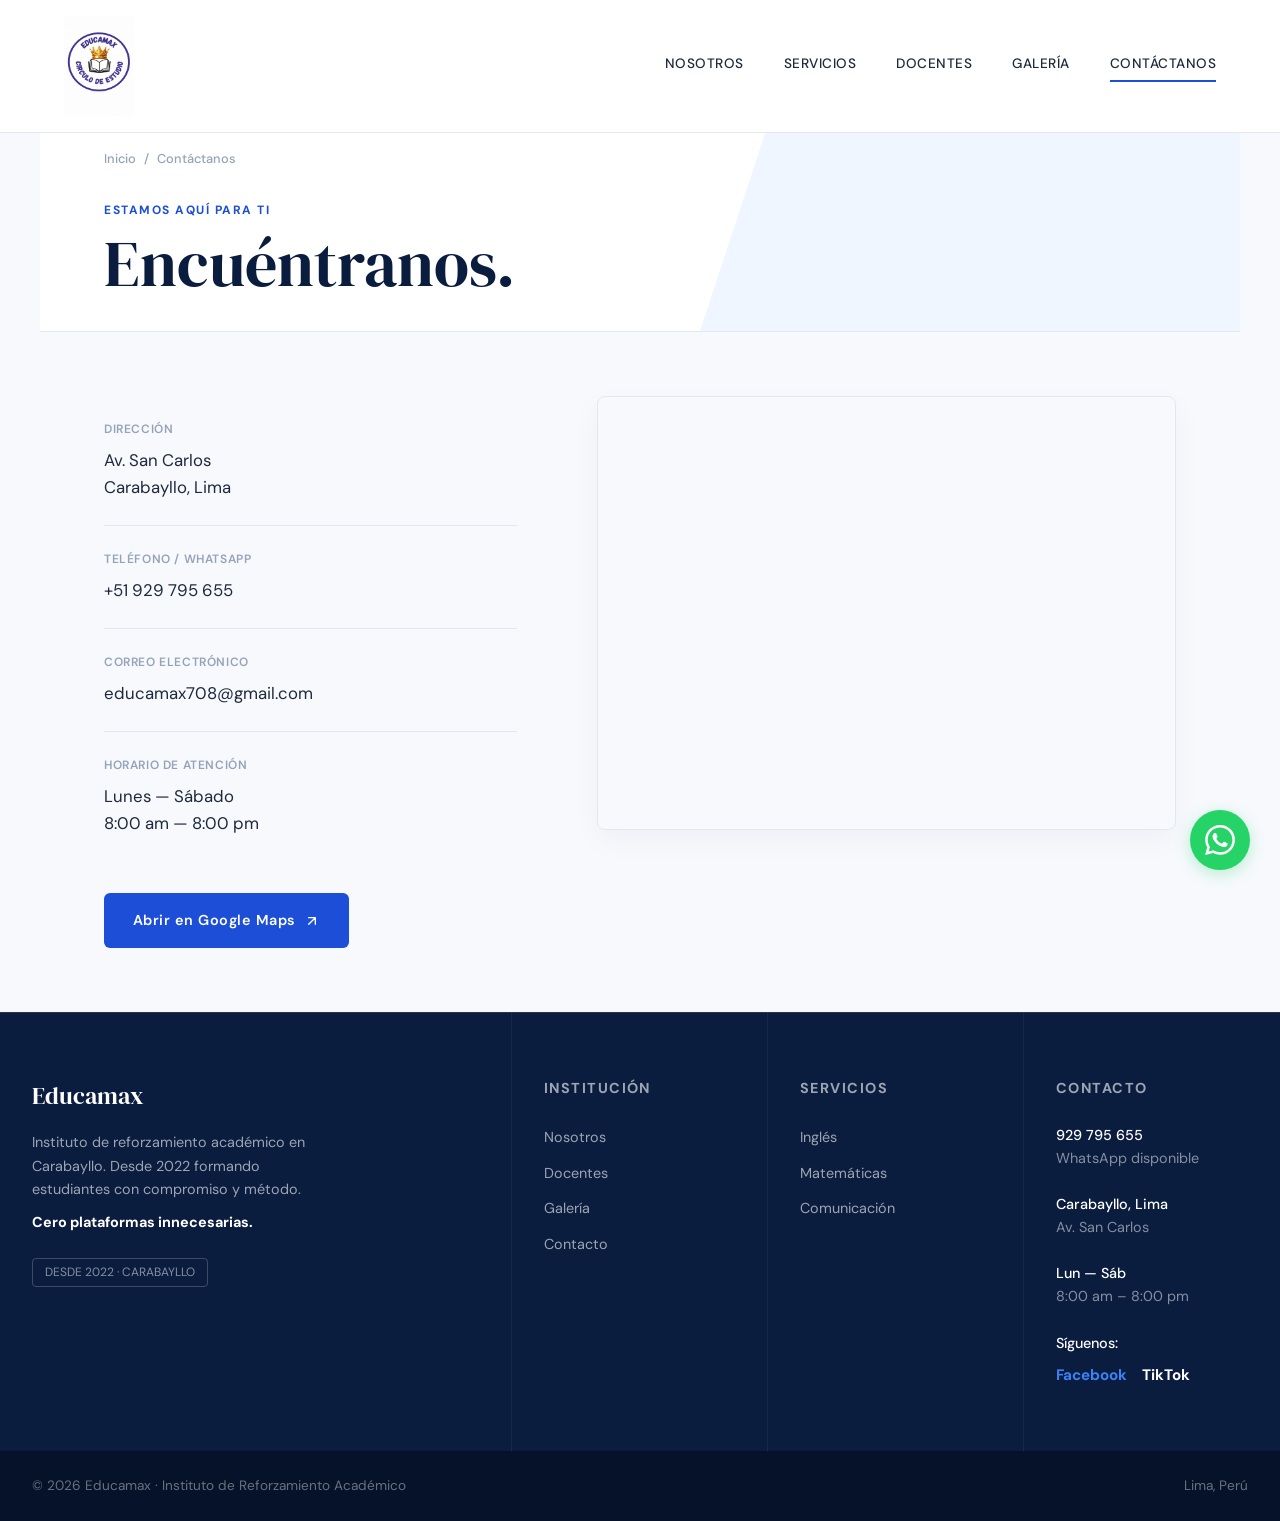
<file: contactanos.html>
<!DOCTYPE html>
<html lang="es">

<head>
    <meta charset="UTF-8">
    <meta name="viewport" content="width=device-width, initial-scale=1.0">
    <title>Contáctanos | EDUCAMAX</title>
    <meta name="description"
        content="Ponte en contacto con Educamax. Ubícanos en Carabayllo, escríbenos por WhatsApp o llámanos para más información.">

    <!-- Google Fonts: DM Serif Display & DM Sans -->
    <link rel="preconnect" href="https://fonts.googleapis.com">
    <link rel="preconnect" href="https://fonts.gstatic.com" crossorigin>
    <link
        href="https://fonts.googleapis.com/css2?family=DM+Sans:wght@300;400;500;700&family=DM+Serif+Display&display=swap"
        rel="stylesheet">

    <link rel="stylesheet" href="contactanos.css">
</head>

<body>

    <!-- NAVEGADOR UNIFICADO -->
    <nav class="navegador">
        <div class="logo">
            <img src="logo 12.png" alt="Logotipo de Educamax">
        </div>
        <div class="textonav">
            <ul>
                <li><a href="index.html">NOSOTROS</a></li>
                <li><a href="servicios.html">SERVICIOS</a></li>
                <li><a href="index.html#profesores">DOCENTES</a></li>
                <li><a href="galeria.html">GALERÍA</a></li>
                <li><a href="contactanos.html" class="activo">CONTÁCTANOS</a></li>
            </ul>
        </div>
    </nav>

    <main class="pagina-contacto">
        <!-- Encabezado Estilo Hero -->
        <header class="page-hero">
            <div class="hero-inner">
                <div class="breadcrumb">
                    <a href="index.html">Inicio</a> <span>/</span> Contáctanos
                </div>
                <p class="etiqueta">ESTAMOS AQUÍ PARA TI</p>
                <h1 class="titulo-encabezado">Encuéntranos.</h1>
            </div>
        </header>

        <!-- Contenido principal -->
        <section class="contenido">
            <!-- Información de contacto -->
            <div class="info-contacto">
                <div class="bloque-info">
                    <span class="etiqueta-info">Dirección</span>
                    <p>Av. San Carlos<br>Carabayllo, Lima</p>
                </div>

                <div class="divisor"></div>

                <div class="bloque-info">
                    <span class="etiqueta-info">Teléfono / WhatsApp</span>
                    <p>+51 929 795 655</p>
                </div>

                <div class="divisor"></div>

                <div class="bloque-info">
                    <span class="etiqueta-info">Correo Electrónico</span>
                    <p>educamax708@gmail.com</p>
                </div>

                <div class="divisor"></div>

                <div class="bloque-info">
                    <span class="etiqueta-info">Horario de Atención</span>
                    <p>Lunes — Sábado<br>8:00 am — 8:00 pm</p>
                </div>

                <!-- Botón Google Maps Mate -->
                <a href="https://maps.google.com/?q=Lima,Peru" target="_blank" rel="noopener noreferrer"
                    class="btn-flat">
                    <span>Abrir en Google Maps</span>
                    <svg xmlns="http://www.w3.org/2000/svg" width="16" height="16" viewBox="0 0 24 24" fill="none"
                        stroke="currentColor" stroke-width="2" stroke-linecap="round" stroke-linejoin="round">
                        <path d="M7 17L17 7M17 7H7M17 7v10" />
                    </svg>
                </a>
            </div>

            <!-- Mapa embebido -->
            <div class="contenedor-mapa">
                <iframe
                    src="https://www.google.com/maps/embed?pb=!1m18!1m12!1m3!1d251.21876622950296!2d-77.06908542511191!3d-11.830166962842345!2m3!1f0!2f0!3f0!3m2!1i1024!2i768!4f13.1!3m3!1m2!1s0x9105d6f01df839fb%3A0x2737d0d7b92cffe0!2sVirgen%20De%20Las%20Nieves!5e0!3m2!1ses!2spe!4v1778360580335!5m2!1ses!2spe"
                    width="100%" height="100%" style="border:0;" allowfullscreen="" loading="lazy"
                    referrerpolicy="no-referrer-when-downgrade" title="Nuestra ubicación en Google Maps"></iframe>
            </div>
        </section>
    </main>

    <!-- FOOTER UNIFICADO -->
   <footer>
        <div class="ft-col">
            <span class="ft-logo">Educamax</span>
            <p class="ft-desc">Instituto de reforzamiento académico en Carabayllo. Desde 2022 formando estudiantes con compromiso y método. <strong>Cero plataformas innecesarias.</strong></p>
            <span class="ft-badge">Desde 2022 · Carabayllo</span>
        </div>
        <div class="ft-col">
            <p class="ft-heading">Institución</p>
            <ul class="ft-list">
                <li><a href="index.html">Nosotros</a></li>
                <li><a href="index.html#profesores">Docentes</a></li>
                <li><a href="galeria.html">Galería</a></li>
                <li><a href="contactanos.html">Contacto</a></li>
            </ul>
        </div>
        <div class="ft-col">
            <p class="ft-heading">Servicios</p>
            <ul class="ft-list">
                <li><a href="servicios.html">Inglés</a></li>
                <li><a href="servicios.html">Matemáticas</a></li>
                <li><a href="servicios.html">Comunicación</a></li>
            </ul>
        </div>
        <div class="ft-col">
            <p class="ft-heading">Contacto</p>
            <div class="ft-contact">
                <strong>929 795 655</strong>
                WhatsApp disponible<br><br>
                <strong>Carabayllo, Lima</strong>
                Av. San Carlos<br><br>
                <strong>Lun — Sáb</strong>
                8:00 am – 8:00 pm<br><br>

                <strong>Síguenos:</strong>
                <div class="ft-sociales">
                    <a href="https://www.facebook.com/profile.php?id=61564145330400" target="_blank" class="social-fb">Facebook</a>
                    <a href="https://www.tiktok.com/@educamaxcarabayllo" target="_blank" class="social-tk">TikTok</a>
                </div>
            </div>
        </div>
    </footer>
    <div class="ft-bottom">
        <span>© 2026 Educamax · Instituto de Reforzamiento Académico</span>
        <span>Lima, Perú</span>
    </div>

    <!-- BOTÓN FLOTANTE WHATSAPP UNIFICADO -->
    <a href="https://wa.me/51929795655" class="btn-whatsapp" target="_blank" rel="noopener noreferrer">
        <svg viewBox="0 0 24 24" width="30" height="30" fill="white">
            <path
                d="M17.472 14.382c-.297-.149-1.758-.867-2.03-.967-.273-.099-.471-.148-.67.15-.197.297-.767.966-.94 1.164-.173.199-.347.223-.644.075-.297-.15-1.255-.463-2.39-1.475-.883-.788-1.48-1.761-1.653-2.059-.173-.297-.018-.458.13-.606.134-.133.298-.347.446-.52.149-.174.198-.298.298-.497.099-.198.05-.371-.025-.52-.075-.149-.669-1.612-.916-2.207-.242-.579-.487-.5-.669-.51a12.8 12.8 0 0 0-.57-.01c-.198 0-.52.074-.792.372-.272.297-1.04 1.016-1.04 2.479 0 1.462 1.065 2.875 1.213 3.074.149.198 2.096 3.2 5.077 4.487.709.306 1.262.489 1.694.625.712.227 1.36.195 1.871.118.571-.085 1.758-.719 2.006-1.413.248-.694.248-1.289.173-1.413-.074-.124-.272-.198-.57-.347m-5.421 7.403h-.004a9.87 9.87 0 0 1-5.031-1.378l-.361-.214-3.741.982.998-3.648-.235-.374a9.86 9.86 0 0 1-1.51-5.26c.001-5.45 4.436-9.884 9.888-9.884 2.64 0 5.122 1.03 6.988 2.898a9.825 9.825 0 0 1 2.893 6.994c-.003 5.45-4.437 9.884-9.885 9.884m8.413-18.297A11.815 11.815 0 0 0 12.05 0C5.495 0 .16 5.335.157 11.892c0 2.096.547 4.142 1.588 5.945L.057 24l6.305-1.654a11.882 11.882 0 0 0 5.683 1.448h.005c6.554 0 11.89-5.335 11.893-11.893a11.821 11.821 0 0 0-3.48-8.413Z" />
        </svg>
    </a>

</body>

</html>
</file>
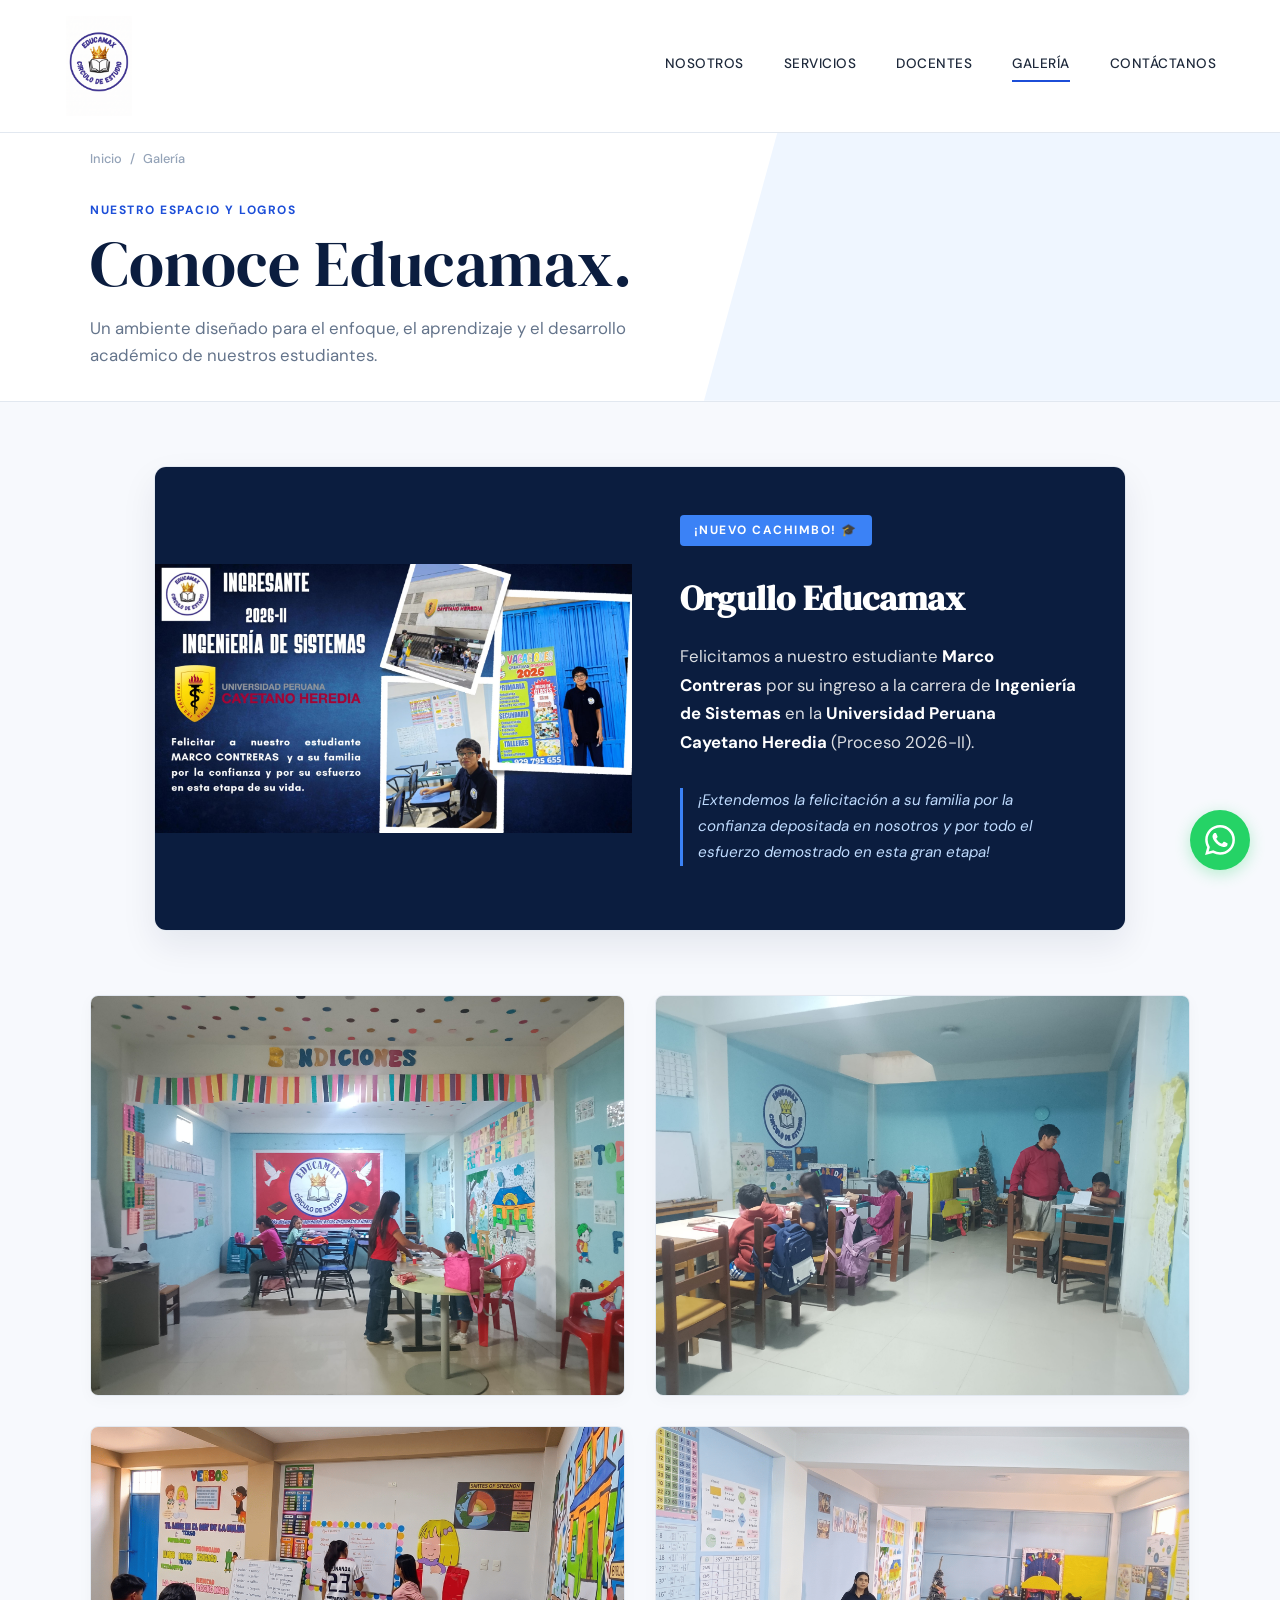
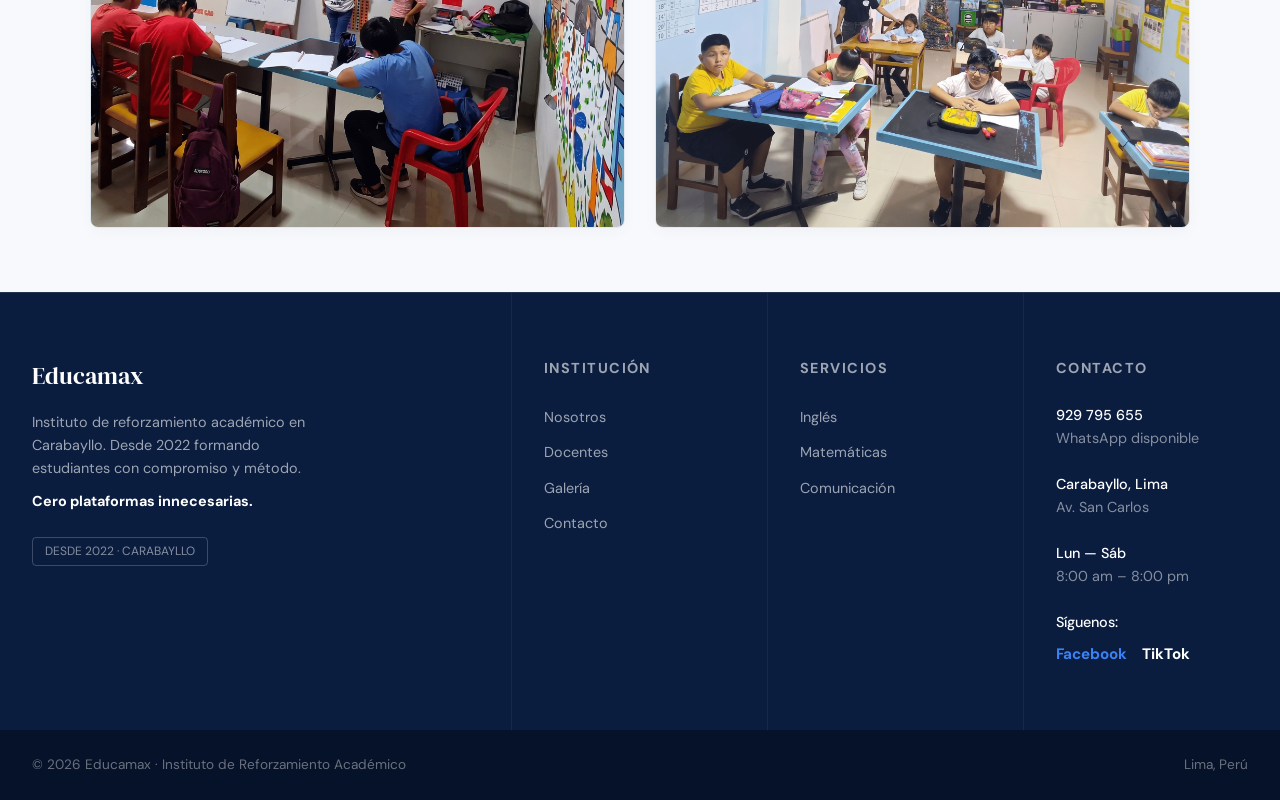
<file: galeria.html>
<!DOCTYPE html>
<html lang="es">
<head>
    <meta charset="UTF-8">
    <meta name="viewport" content="width=device-width, initial-scale=1.0">
    <title>Galería | EDUCAMAX</title>
    <meta name="description" content="Conoce las instalaciones y los logros de nuestros estudiantes en Educamax, Carabayllo.">
    
    <link rel="preconnect" href="https://fonts.googleapis.com">
    <link rel="preconnect" href="https://fonts.gstatic.com" crossorigin>
    <link href="https://fonts.googleapis.com/css2?family=DM+Sans:wght@300;400;500;700&family=DM+Serif+Display&display=swap" rel="stylesheet">
    
    <link rel="stylesheet" href="galeria.css">
</head>
<body>

    <nav class="navegador">
        <div class="logo">
            <img src="logo 12.png" alt="Logotipo de Educamax">
        </div>
        <div class="textonav">
            <ul>
                <li><a href="index.html">NOSOTROS</a></li>
                <li><a href="servicios.html">SERVICIOS</a></li>
                <li><a href="index.html#profesores">DOCENTES</a></li>
                <li><a href="galeria.html" class="activo">GALERÍA</a></li>
                <li><a href="contactanos.html">CONTÁCTANOS</a></li>
            </ul>
        </div>
    </nav>

    <main>
        <header class="page-hero">
            <div class="hero-inner">
                <div class="breadcrumb">
                    <a href="index.html">Inicio</a> <span>/</span> Galería
                </div>
                <p class="etiqueta">NUESTRO ESPACIO Y LOGROS</p>
                <h1 class="titulo-encabezado">Conoce Educamax.</h1>
                <p class="descripcion-hero">Un ambiente diseñado para el enfoque, el aprendizaje y el desarrollo académico de nuestros estudiantes.</p>
            </div>
        </header>

        <section class="logros-seccion">
            <div class="logro-card">
                <div class="logro-imagen">
                    <img src="logro2.jpg" alt="Marco Contreras - Ingresante Cayetano Heredia">
                </div>
                <div class="logro-texto">
                    <span class="etiqueta-logro">¡NUEVO CACHIMBO! 🎓</span>
                    <h2 class="titulo-logro">Orgullo Educamax</h2>
                    <p>Felicitamos a nuestro estudiante <strong>Marco Contreras</strong> por su ingreso a la carrera de <strong>Ingeniería de Sistemas</strong> en la <strong>Universidad Peruana Cayetano Heredia</strong> (Proceso 2026-II).</p>
                    <p class="agradecimiento">¡Extendemos la felicitación a su familia por la confianza depositada en nosotros y por todo el esfuerzo demostrado en esta gran etapa!</p>
                </div>
            </div>
        </section>

        <section class="galeria-seccion">
            <div class="galeria">
                <div class="item">
                    <img src="galeria 1.jpg" alt="Instalaciones de Educamax 1">
                </div>
                <div class="item">
                    <img src="galeria_2.jpg" alt="Instalaciones de Educamax 2">
                </div>
                <div class="item">
                    <img src="galeri_3.png" alt="Clases en Educamax 1">
                </div>
                <div class="item">
                    <img src="galeria_4.png" alt="Clases en Educamax 2">
                </div>
            </div>
        </section>
    </main>

 <footer>
        <div class="ft-col">
            <span class="ft-logo">Educamax</span>
            <p class="ft-desc">Instituto de reforzamiento académico en Carabayllo. Desde 2022 formando estudiantes con compromiso y método. <strong>Cero plataformas innecesarias.</strong></p>
            <span class="ft-badge">Desde 2022 · Carabayllo</span>
        </div>
        <div class="ft-col">
            <p class="ft-heading">Institución</p>
            <ul class="ft-list">
                <li><a href="index.html">Nosotros</a></li>
                <li><a href="index.html#profesores">Docentes</a></li>
                <li><a href="galeria.html">Galería</a></li>
                <li><a href="contactanos.html">Contacto</a></li>
            </ul>
        </div>
        <div class="ft-col">
            <p class="ft-heading">Servicios</p>
            <ul class="ft-list">
                <li><a href="servicios.html">Inglés</a></li>
                <li><a href="servicios.html">Matemáticas</a></li>
                <li><a href="servicios.html">Comunicación</a></li>
            </ul>
        </div>
        <div class="ft-col">
            <p class="ft-heading">Contacto</p>
            <div class="ft-contact">
                <strong>929 795 655</strong>
                WhatsApp disponible<br><br>
                <strong>Carabayllo, Lima</strong>
                Av. San Carlos<br><br>
                <strong>Lun — Sáb</strong>
                8:00 am – 8:00 pm<br><br>

                <strong>Síguenos:</strong>
                <div class="ft-sociales">
                    <a href="https://www.facebook.com/profile.php?id=61564145330400" target="_blank" class="social-fb">Facebook</a>
                    <a href="https://www.tiktok.com/@educamaxcarabayllo" target="_blank" class="social-tk">TikTok</a>
                </div>
            </div>
        </div>
    </footer>
    <div class="ft-bottom">
        <span>© 2026 Educamax · Instituto de Reforzamiento Académico</span>
        <span>Lima, Perú</span>
    </div>

    <a href="https://wa.me/51929795655" class="btn-whatsapp" target="_blank" rel="noopener noreferrer">
        <svg viewBox="0 0 24 24" width="30" height="30" fill="white">
            <path d="M17.472 14.382c-.297-.149-1.758-.867-2.03-.967-.273-.099-.471-.148-.67.15-.197.297-.767.966-.94 1.164-.173.199-.347.223-.644.075-.297-.15-1.255-.463-2.39-1.475-.883-.788-1.48-1.761-1.653-2.059-.173-.297-.018-.458.13-.606.134-.133.298-.347.446-.52.149-.174.198-.298.298-.497.099-.198.05-.371-.025-.52-.075-.149-.669-1.612-.916-2.207-.242-.579-.487-.5-.669-.51a12.8 12.8 0 0 0-.57-.01c-.198 0-.52.074-.792.372-.272.297-1.04 1.016-1.04 2.479 0 1.462 1.065 2.875 1.213 3.074.149.198 2.096 3.2 5.077 4.487.709.306 1.262.489 1.694.625.712.227 1.36.195 1.871.118.571-.085 1.758-.719 2.006-1.413.248-.694.248-1.289.173-1.413-.074-.124-.272-.198-.57-.347m-5.421 7.403h-.004a9.87 9.87 0 0 1-5.031-1.378l-.361-.214-3.741.982.998-3.648-.235-.374a9.86 9.86 0 0 1-1.51-5.26c.001-5.45 4.436-9.884 9.888-9.884 2.64 0 5.122 1.03 6.988 2.898a9.825 9.825 0 0 1 2.893 6.994c-.003 5.45-4.437 9.884-9.885 9.884m8.413-18.297A11.815 11.815 0 0 0 12.05 0C5.495 0 .16 5.335.157 11.892c0 2.096.547 4.142 1.588 5.945L.057 24l6.305-1.654a11.882 11.882 0 0 0 5.683 1.448h.005c6.554 0 11.89-5.335 11.893-11.893a11.821 11.821 0 0 0-3.48-8.413Z"/>
        </svg>
    </a>
</body>
</html>
</file>
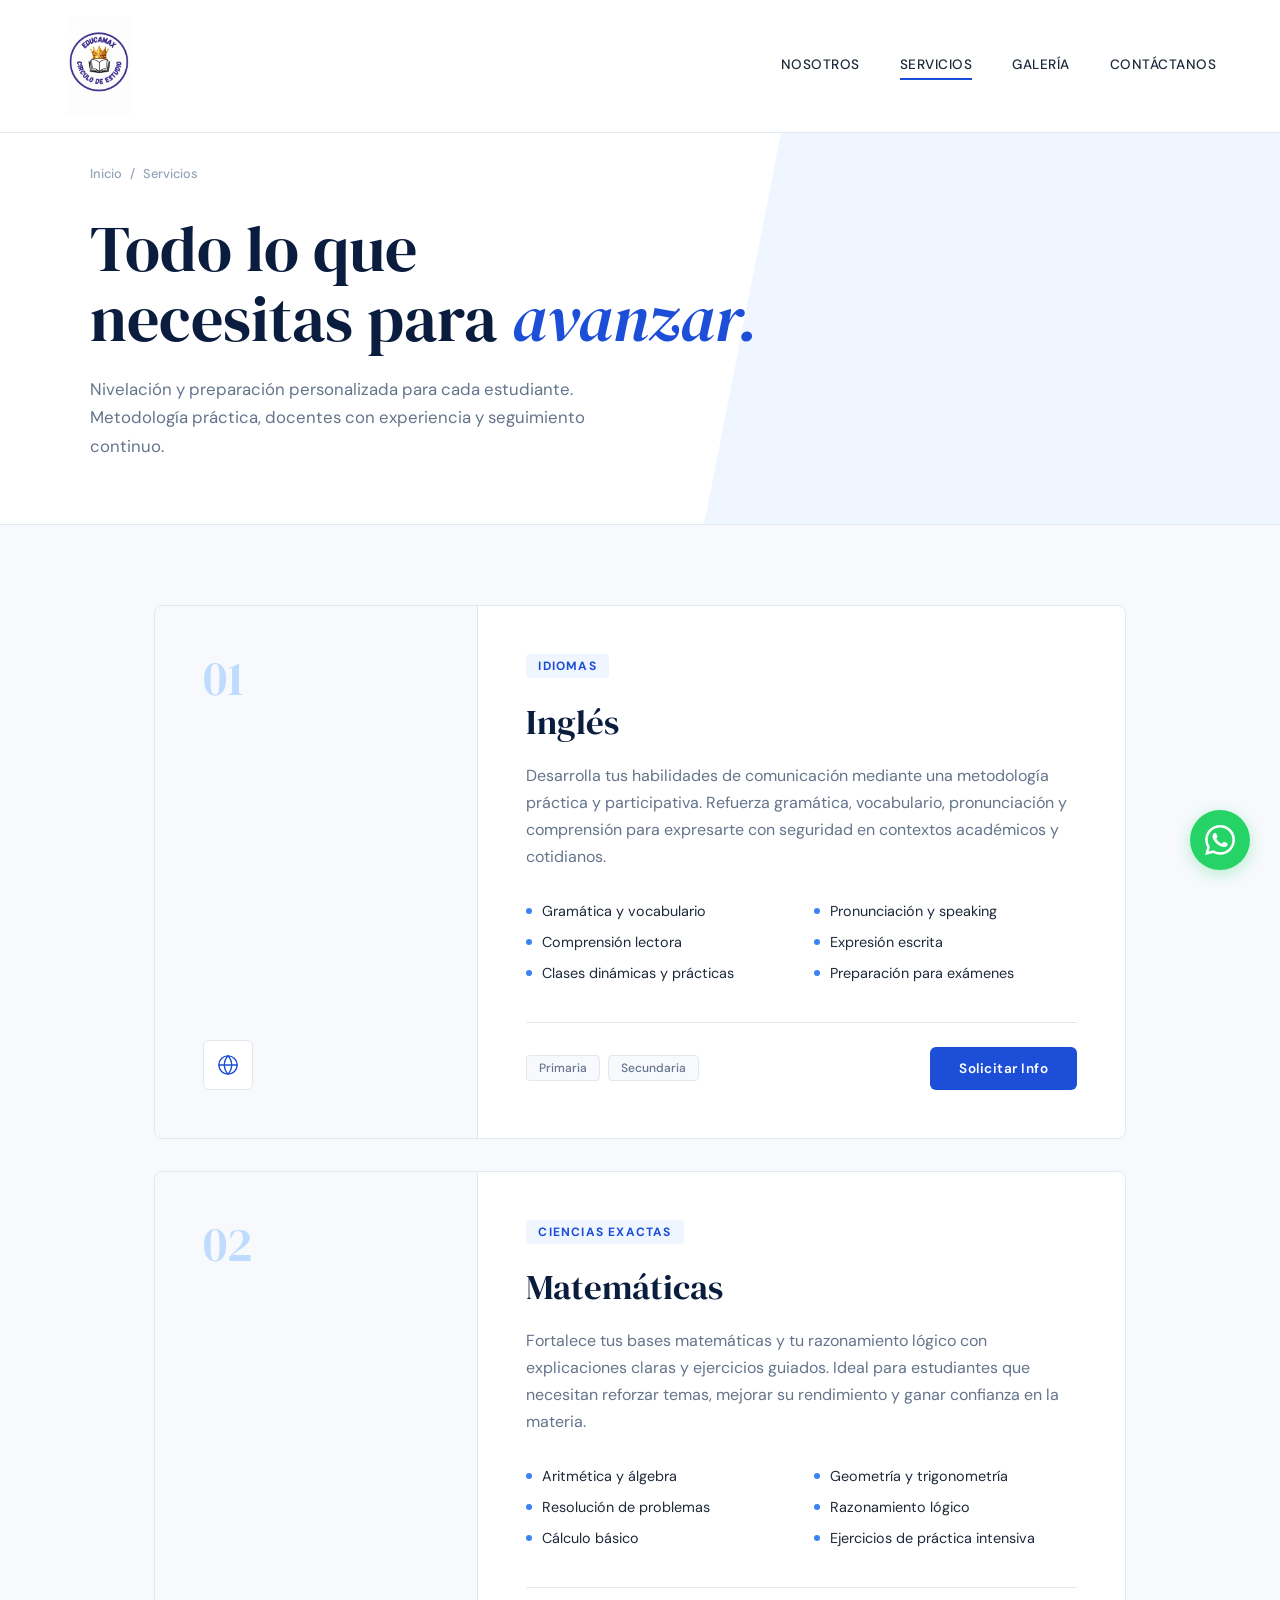
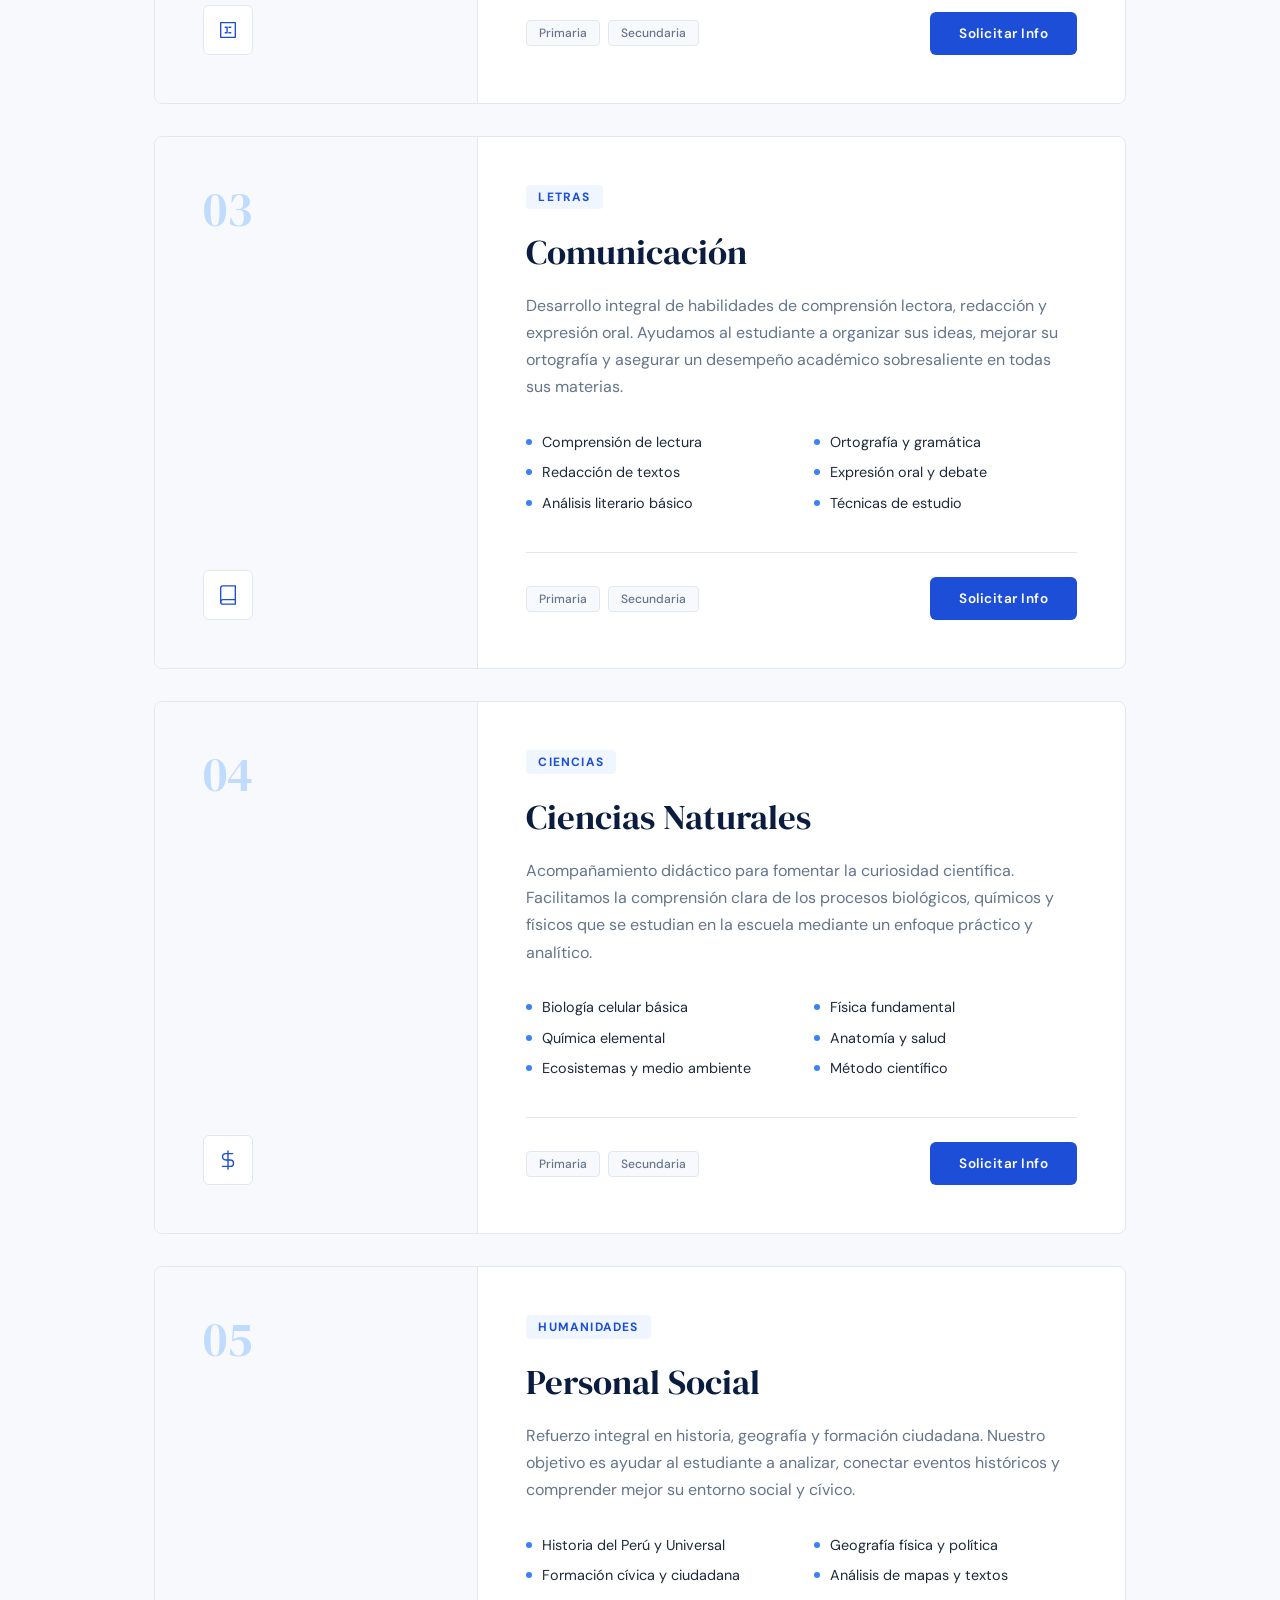
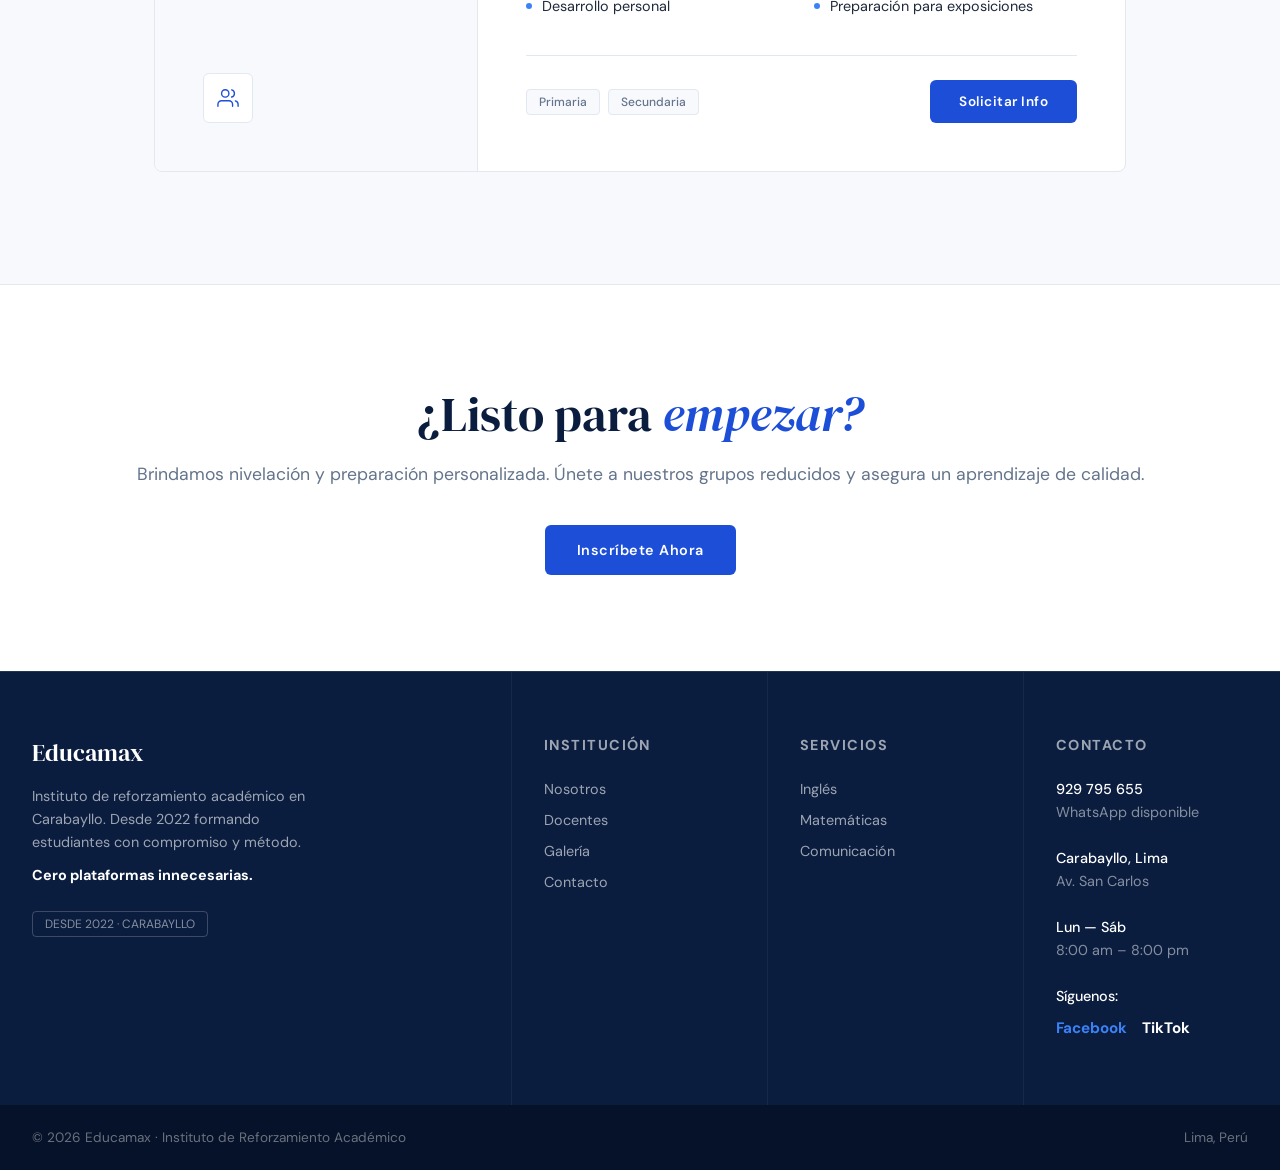
<file: servicios.html>
<!DOCTYPE html>
<html lang="es">
<head>
    <meta charset="UTF-8">
    <meta name="viewport" content="width=device-width, initial-scale=1.0">
    <title>Nuestros Servicios | EDUCAMAX</title>
    <meta name="description" content="Reforzamiento académico personalizado en Carabayllo. Inglés, Matemáticas, Comunicación y más. Cero plataformas innecesarias.">
    
    <link rel="preconnect" href="https://fonts.googleapis.com">
    <link rel="preconnect" href="https://fonts.gstatic.com" crossorigin>
    <link href="https://fonts.googleapis.com/css2?family=DM+Sans:wght@300;400;500;700&family=DM+Serif+Display&display=swap" rel="stylesheet">
    
    <link rel="stylesheet" href="servicios.css">
</head>
<body>
    <nav class="navegador">
        <div class="logo">
            <img src="logo 12.png" alt="Logo Educamax">
        </div>
        <div class="textonav">
            <ul>
                <li><a href="index.html">NOSOTROS</a></li>
                <li><a href="servicios.html" class="activo">SERVICIOS</a></li>
                <li><a href="galeria.html">GALERÍA</a></li>
                <li><a href="contactanos.html">CONTÁCTANOS</a></li>
            </ul>
        </div>
    </nav>

    <main>
        <section class="page-hero">
            <div class="hero-inner">
                <div class="breadcrumb">
                    <a href="index.html">Inicio</a> <span>/</span> Servicios
                </div>
                <h1>Todo lo que<br>necesitas para <em>avanzar.</em></h1>
                <p>Nivelación y preparación personalizada para cada estudiante. Metodología práctica, docentes con experiencia y seguimiento continuo.</p>
            </div>
        </section>

        <section class="servicios-section">
            
            <article class="servicio-card">
                <div class="card-lateral">
                    <div class="card-num">01</div>
                    <div class="card-icon-wrap">
                        <svg viewBox="0 0 24 24">
                            <circle cx="12" cy="12" r="10"/>
                            <line x1="2" y1="12" x2="22" y2="12"/>
                            <path d="M12 2a15.3 15.3 0 0 1 4 10 15.3 15.3 0 0 1-4 10 15.3 15.3 0 0 1-4-10 15.3 15.3 0 0 1 4-10z"/>
                        </svg>
                    </div>
                </div>
                <div class="card-cuerpo">
                    <span class="card-nivel">Idiomas</span>
                    <h2>Inglés</h2>
                    <p>Desarrolla tus habilidades de comunicación mediante una metodología práctica y participativa. Refuerza gramática, vocabulario, pronunciación y comprensión para expresarte con seguridad en contextos académicos y cotidianos.</p>
                    <ul class="card-lista">
                        <li>Gramática y vocabulario</li>
                        <li>Pronunciación y speaking</li>
                        <li>Comprensión lectora</li>
                        <li>Expresión escrita</li>
                        <li>Clases dinámicas y prácticas</li>
                        <li>Preparación para exámenes</li>
                    </ul>
                    <div class="card-footer">
                        <div class="niveles-wrap">
                            <span class="nivel-tag">Primaria</span>
                            <span class="nivel-tag">Secundaria</span>
                        </div>
                        <a href="https://wa.me/51929795655" class="btn-inscribir" target="_blank">Solicitar Info</a>
                    </div>
                </div>
            </article>

            <article class="servicio-card">
                <div class="card-lateral">
                    <div class="card-num">02</div>
                    <div class="card-icon-wrap">
                        <svg viewBox="0 0 24 24">
                            <path d="M4 4h16v16H4z"/>
                            <path d="M9 9h2v6M15 9h-2m2 6h-2M9 15h2"/>
                        </svg>
                    </div>
                </div>
                <div class="card-cuerpo">
                    <span class="card-nivel">Ciencias exactas</span>
                    <h2>Matemáticas</h2>
                    <p>Fortalece tus bases matemáticas y tu razonamiento lógico con explicaciones claras y ejercicios guiados. Ideal para estudiantes que necesitan reforzar temas, mejorar su rendimiento y ganar confianza en la materia.</p>
                    <ul class="card-lista">
                        <li>Aritmética y álgebra</li>
                        <li>Geometría y trigonometría</li>
                        <li>Resolución de problemas</li>
                        <li>Razonamiento lógico</li>
                        <li>Cálculo básico</li>
                        <li>Ejercicios de práctica intensiva</li>
                    </ul>
                    <div class="card-footer">
                        <div class="niveles-wrap">
                            <span class="nivel-tag">Primaria</span>
                            <span class="nivel-tag">Secundaria</span>
                        </div>
                        <a href="https://wa.me/51929795655" class="btn-inscribir" target="_blank">Solicitar Info</a>
                    </div>
                </div>
            </article>

            <article class="servicio-card">
                <div class="card-lateral">
                    <div class="card-num">03</div>
                    <div class="card-icon-wrap">
                        <svg viewBox="0 0 24 24">
                            <path d="M4 19.5A2.5 2.5 0 0 1 6.5 17H20"/>
                            <path d="M6.5 2H20v20H6.5A2.5 2.5 0 0 1 4 19.5v-15A2.5 2.5 0 0 1 6.5 2z"/>
                        </svg>
                    </div>
                </div>
                <div class="card-cuerpo">
                    <span class="card-nivel">Letras</span>
                    <h2>Comunicación</h2>
                    <p>Desarrollo integral de habilidades de comprensión lectora, redacción y expresión oral. Ayudamos al estudiante a organizar sus ideas, mejorar su ortografía y asegurar un desempeño académico sobresaliente en todas sus materias.</p>
                    <ul class="card-lista">
                        <li>Comprensión de lectura</li>
                        <li>Ortografía y gramática</li>
                        <li>Redacción de textos</li>
                        <li>Expresión oral y debate</li>
                        <li>Análisis literario básico</li>
                        <li>Técnicas de estudio</li>
                    </ul>
                    <div class="card-footer">
                        <div class="niveles-wrap">
                            <span class="nivel-tag">Primaria</span>
                            <span class="nivel-tag">Secundaria</span>
                        </div>
                        <a href="https://wa.me/51929795655" class="btn-inscribir" target="_blank">Solicitar Info</a>
                    </div>
                </div>
            </article>

            <article class="servicio-card">
                <div class="card-lateral">
                    <div class="card-num">04</div>
                    <div class="card-icon-wrap">
                        <svg viewBox="0 0 24 24">
                            <path d="M12 2v20M17 5H9.5a3.5 3.5 0 0 0 0 7h5a3.5 3.5 0 0 1 0 7H6"/>
                        </svg>
                    </div>
                </div>
                <div class="card-cuerpo">
                    <span class="card-nivel">Ciencias</span>
                    <h2>Ciencias Naturales</h2>
                    <p>Acompañamiento didáctico para fomentar la curiosidad científica. Facilitamos la comprensión clara de los procesos biológicos, químicos y físicos que se estudian en la escuela mediante un enfoque práctico y analítico.</p>
                    <ul class="card-lista">
                        <li>Biología celular básica</li>
                        <li>Física fundamental</li>
                        <li>Química elemental</li>
                        <li>Anatomía y salud</li>
                        <li>Ecosistemas y medio ambiente</li>
                        <li>Método científico</li>
                    </ul>
                    <div class="card-footer">
                        <div class="niveles-wrap">
                            <span class="nivel-tag">Primaria</span>
                            <span class="nivel-tag">Secundaria</span>
                        </div>
                        <a href="https://wa.me/51929795655" class="btn-inscribir" target="_blank">Solicitar Info</a>
                    </div>
                </div>
            </article>

            <article class="servicio-card">
                <div class="card-lateral">
                    <div class="card-num">05</div>
                    <div class="card-icon-wrap">
                        <svg viewBox="0 0 24 24">
                            <path d="M17 21v-2a4 4 0 0 0-4-4H5a4 4 0 0 0-4 4v2"></path>
                            <circle cx="9" cy="7" r="4"></circle>
                            <path d="M23 21v-2a4 4 0 0 0-3-3.87"></path>
                            <path d="M16 3.13a4 4 0 0 1 0 7.75"></path>
                        </svg>
                    </div>
                </div>
                <div class="card-cuerpo">
                    <span class="card-nivel">Humanidades</span>
                    <h2>Personal Social</h2>
                    <p>Refuerzo integral en historia, geografía y formación ciudadana. Nuestro objetivo es ayudar al estudiante a analizar, conectar eventos históricos y comprender mejor su entorno social y cívico.</p>
                    <ul class="card-lista">
                        <li>Historia del Perú y Universal</li>
                        <li>Geografía física y política</li>
                        <li>Formación cívica y ciudadana</li>
                        <li>Análisis de mapas y textos</li>
                        <li>Desarrollo personal</li>
                        <li>Preparación para exposiciones</li>
                    </ul>
                    <div class="card-footer">
                        <div class="niveles-wrap">
                            <span class="nivel-tag">Primaria</span>
                            <span class="nivel-tag">Secundaria</span>
                        </div>
                        <a href="https://wa.me/51929795655" class="btn-inscribir" target="_blank">Solicitar Info</a>
                    </div>
                </div>
            </article>

        </section>

        <section class="cta">
            <h2>¿Listo para <em>empezar?</em></h2>
            <p>Brindamos nivelación y preparación personalizada. Únete a nuestros grupos reducidos y asegura un aprendizaje de calidad.</p>
            <a href="https://forms.gle/BUqUn4tyPVAYPRiF9" class="btn-flat" target="_blank">Inscríbete Ahora</a>
        </section>
    </main>

 <!-- FOOTER UNIFICADO -->
    <footer>
        <div class="ft-col">
            <span class="ft-logo">Educamax</span>
            <p class="ft-desc">Instituto de reforzamiento académico en Carabayllo. Desde 2022 formando estudiantes con compromiso y método. <strong>Cero plataformas innecesarias.</strong></p>
            <span class="ft-badge">Desde 2022 · Carabayllo</span>
        </div>
        <div class="ft-col">
            <p class="ft-heading">Institución</p>
            <ul class="ft-list">
                <li><a href="index.html">Nosotros</a></li>
                <li><a href="index.html#profesores">Docentes</a></li>
                <li><a href="galeria.html">Galería</a></li>
                <li><a href="contactanos.html">Contacto</a></li>
            </ul>
        </div>
        <div class="ft-col">
            <p class="ft-heading">Servicios</p>
            <ul class="ft-list">
                <li><a href="servicios.html">Inglés</a></li>
                <li><a href="servicios.html">Matemáticas</a></li>
                <li><a href="servicios.html">Comunicación</a></li>
            </ul>
        </div>
        <div class="ft-col">
            <p class="ft-heading">Contacto</p>
            <div class="ft-contact">
                <strong>929 795 655</strong>
                WhatsApp disponible<br><br>
                <strong>Carabayllo, Lima</strong>
                Av. San Carlos<br><br>
                <strong>Lun — Sáb</strong>
                8:00 am – 8:00 pm<br><br>

                <strong>Síguenos:</strong>
                <div class="ft-sociales">
                    <a href="https://www.facebook.com/profile.php?id=61564145330400" target="_blank" class="social-fb">Facebook</a>
                    <a href="https://www.tiktok.com/@educamaxcarabayllo" target="_blank" class="social-tk">TikTok</a>
                </div>
            </div>
        </div>
    </footer>
    <div class="ft-bottom">
        <span>© 2026 Educamax · Instituto de Reforzamiento Académico</span>
        <span>Lima, Perú</span>
    </div>

    <a href="https://wa.me/51929795655" class="btn-whatsapp" target="_blank" rel="noopener noreferrer">
        <svg viewBox="0 0 24 24" width="30" height="30" fill="white">
            <path d="M17.472 14.382c-.297-.149-1.758-.867-2.03-.967-.273-.099-.471-.148-.67.15-.197.297-.767.966-.94 1.164-.173.199-.347.223-.644.075-.297-.15-1.255-.463-2.39-1.475-.883-.788-1.48-1.761-1.653-2.059-.173-.297-.018-.458.13-.606.134-.133.298-.347.446-.52.149-.174.198-.298.298-.497.099-.198.05-.371-.025-.52-.075-.149-.669-1.612-.916-2.207-.242-.579-.487-.5-.669-.51a12.8 12.8 0 0 0-.57-.01c-.198 0-.52.074-.792.372-.272.297-1.04 1.016-1.04 2.479 0 1.462 1.065 2.875 1.213 3.074.149.198 2.096 3.2 5.077 4.487.709.306 1.262.489 1.694.625.712.227 1.36.195 1.871.118.571-.085 1.758-.719 2.006-1.413.248-.694.248-1.289.173-1.413-.074-.124-.272-.198-.57-.347m-5.421 7.403h-.004a9.87 9.87 0 0 1-5.031-1.378l-.361-.214-3.741.982.998-3.648-.235-.374a9.86 9.86 0 0 1-1.51-5.26c.001-5.45 4.436-9.884 9.888-9.884 2.64 0 5.122 1.03 6.988 2.898a9.825 9.825 0 0 1 2.893 6.994c-.003 5.45-4.437 9.884-9.885 9.884m8.413-18.297A11.815 11.815 0 0 0 12.05 0C5.495 0 .16 5.335.157 11.892c0 2.096.547 4.142 1.588 5.945L.057 24l6.305-1.654a11.882 11.882 0 0 0 5.683 1.448h.005c6.554 0 11.89-5.335 11.893-11.893a11.821 11.821 0 0 0-3.48-8.413Z"/>
        </svg>
    </a>
</body>
</html>
</file>
<file: contactanos.css>
/* ============================================================
   VARIABLES GLOBALES UNIFICADAS (MINIMALISTA Y MATE)
   ============================================================ */
:root {
    --azul-900: #0B1D3F;
    --azul-800: #102B5C;
    --azul-700: #1C3F7A;
    --azul-600: #1C4ED8;
    --azul-400: #3B82F6;
    --azul-200: #BFDBFE;
    --azul-50:  #EFF6FF;
    --blanco:   #FFFFFF;
    --fondo:    #F7F9FD;
    --borde:    #E2E8F0;
    --texto:    #1E293B;
    --medio:    #64748B;
    --suave:    #94A3B8;
    --ft: 'DM Serif Display', serif;
    --fb: 'DM Sans', sans-serif;
}

/* ============================================================
   RESET & BASE
   ============================================================ */
*, *::before, *::after {
    margin: 0;
    padding: 0;
    box-sizing: border-box;
}

html {
    scroll-behavior: smooth;
}

body {
    font-family: var(--fb);
    background-color: var(--fondo);
    color: var(--texto);
    line-height: 1.6;
    padding-top: 85px; /* Compensa nav fijo */
    min-height: 100vh;
}

/* ============================================================
   NAVEGACIÓN UNIFICADA
   ============================================================ */
.navegador {
    display: flex;
    align-items: center;
    justify-content: space-between;
    padding: 1rem 4rem;
    background-color: var(--blanco);
    border-bottom: 1px solid var(--borde);
    position: fixed;
    top: 0;
    left: 0;
    width: 100%;
    z-index: 1000;
}

.logo img {
    height: 100px;
    width: 70px;
    display: block;
}

.textonav ul {
    display: flex;
    gap: 2.5rem;
    list-style: none;
}

.textonav a {
    text-decoration: none;
    color: var(--texto);
    font-size: 0.85rem;
    font-weight: 500;
    letter-spacing: 0.5px;
}

.textonav a::after {
    content: '';
    display: block;
    height: 2px;
    background-color: var(--azul-600);
    width: 0;
    transition: width 0.3s ease;
    margin-top: 4px;
}

.textonav a:hover::after,
.textonav a.activo::after {
    width: 100%;
}

/* ============================================================
   HERO / ENCABEZADO CONTACTO
   ============================================================ */
.page-hero {
    padding: 4rem 4rem 2rem 4rem;
    background: var(--blanco);
    border-bottom: 1px solid var(--borde);
    position: relative;
    overflow: hidden;
}

.page-hero::before {
    content: '';
    position: absolute;
    top: 0;
    right: 0;
    width: 45%;
    height: 100%;
    background: var(--azul-50);
    clip-path: polygon(15% 0, 100% 0, 100% 100%, 0% 100%);
    z-index: 0;
}

.hero-inner {
    max-width: 1100px;
    margin: 0 auto;
    position: relative;
    z-index: 1;
    animation: fadeUp 0.7s ease both;
}

.breadcrumb {
    display: flex;
    align-items: center;
    gap: 8px;
    margin-bottom: 2rem;
    font-size: 0.8rem;
    color: var(--suave);
    font-weight: 500;
}

.breadcrumb a {
    text-decoration: none;
    color: var(--suave);
    transition: color 0.2s;
}

.breadcrumb a:hover {
    color: var(--azul-600);
}

.etiqueta {
    font-size: 0.75rem;
    font-weight: 700;
    color: var(--azul-600);
    letter-spacing: 1.5px;
    text-transform: uppercase;
    margin-bottom: 0.5rem;
    display: block;
}

.titulo-encabezado {
    font-family: var(--ft);
    font-size: clamp(3rem, 5vw, 4.5rem);
    color: var(--azul-900);
    line-height: 1.1;
    font-weight: 400;
}

/* ============================================================
   CONTENIDO: INFO Y MAPA
   ============================================================ */
.pagina-contacto {
    max-width: 1200px;
    margin: 0 auto;
}

.contenido {
    display: grid;
    grid-template-columns: 1fr 1.4fr;
    gap: 5rem;
    align-items: start;
    padding: 4rem;
    animation: fadeUp 0.7s 0.15s ease both;
}

.info-contacto {
    display: flex;
    flex-direction: column;
}

.bloque-info {
    padding: 1.5rem 0;
}

.etiqueta-info {
    display: block;
    font-size: 0.75rem;
    font-weight: 600;
    letter-spacing: 0.05em;
    text-transform: uppercase;
    color: var(--suave);
    margin-bottom: 0.5rem;
}

.bloque-info p {
    font-size: 1.05rem;
    font-weight: 400;
    color: var(--texto);
    line-height: 1.6;
}

.divisor {
    height: 1px;
    background-color: var(--borde);
    width: 100%;
}

/* Botón Flat */
.btn-flat {
    display: inline-flex;
    align-items: center;
    gap: 0.5rem;
    margin-top: 2rem;
    background: var(--azul-600);
    color: var(--blanco);
    font-family: var(--fb);
    font-size: 0.9rem;
    font-weight: 600;
    letter-spacing: 0.5px;
    padding: 1rem 1.8rem;
    text-decoration: none;
    border-radius: 6px;
    transition: background-color 0.2s ease, transform 0.2s ease;
    border: none;
    width: fit-content;
}

.btn-flat:hover {
    background: var(--azul-800);
    color: var(--blanco);
}

.btn-flat svg {
    transition: transform 0.25s ease;
}

.btn-flat:hover svg {
    transform: translate(2px, -2px);
}

/* ============================================================
   CONTENEDOR DEL MAPA
   ============================================================ */
.contenedor-mapa {
    width: 100%;
    aspect-ratio: 4 / 3;
    overflow: hidden;
    border-radius: 8px;
    border: 1px solid var(--borde);
    background-color: var(--fondo);
    position: sticky;
    top: 120px;
    box-shadow: 0 10px 30px rgba(11, 29, 63, 0.04);
}

.contenedor-mapa iframe {
    width: 100%;
    height: 100%;
    display: block;
    filter: grayscale(0.2) contrast(1);
    transition: filter 0.3s ease;
}

.contenedor-mapa:hover iframe {
    filter: grayscale(0) contrast(1);
}

/* ============================================================
   FOOTER UNIFICADO (CON REDES SOCIALES)
   ============================================================ */
footer {
    background: var(--azul-900);
    display: grid;
    grid-template-columns: 2fr 1fr 1fr 1fr;
    border-top: 1px solid rgba(255, 255, 255, 0.1);
}

.ft-col {
    padding: 4rem 2rem;
    border-right: 1px solid rgba(255, 255, 255, 0.05);
}

.ft-col:last-child {
    border-right: none;
}

.ft-logo {
    font-family: var(--ft);
    font-size: 1.5rem;
    color: var(--blanco);
    display: block;
    margin-bottom: 1rem;
}

.ft-desc {
    font-size: 0.9rem;
    color: rgba(255, 255, 255, 0.6);
    line-height: 1.6;
    max-width: 280px;
    margin-bottom: 1.5rem;
}

.ft-desc strong {
    color: var(--blanco);
    display: block;
    margin-top: 10px;
}

.ft-badge {
    display: inline-block;
    border: 1px solid rgba(255, 255, 255, 0.2);
    padding: 4px 12px;
    font-size: 0.75rem;
    text-transform: uppercase;
    color: rgba(255, 255, 255, 0.5);
    border-radius: 4px;
}

.ft-heading {
    font-size: 0.85rem;
    font-weight: 700;
    text-transform: uppercase;
    letter-spacing: 0.1em;
    color: var(--blanco);
    margin-bottom: 1.5rem;
}

.ft-list {
    list-style: none;
}

.ft-list li {
    margin-bottom: 10px;
}

.ft-list a, .ft-col p {
    font-size: 0.9rem;
    color: rgba(255, 255, 255, 0.6);
    text-decoration: none;
    transition: color 0.2s;
}

.ft-list a:hover {
    color: var(--blanco);
}

.ft-contact {
    font-size: 0.9rem;
    color: rgba(255, 255, 255, 0.5);
    line-height: 1.6;
}

.ft-contact strong {
    color: var(--blanco);
    display: block;
    font-weight: 500;
}

/* REDES SOCIALES DEL FOOTER */
.ft-sociales {
    margin-top: 8px;
    display: flex;
    gap: 15px;
}

.ft-sociales a {
    text-decoration: none;
    font-weight: 700;
    font-size: 0.95rem;
    transition: color 0.3s ease;
}

.social-fb {
    color: var(--azul-400) !important;
}

.social-fb:hover {
    color: var(--blanco) !important;
}

.social-tk {
    color: var(--blanco) !important;
}

.social-tk:hover {
    color: var(--azul-400) !important;
}

/* BARRA INFERIOR DEL FOOTER */
.ft-bottom {
    background: #061229;
    padding: 1.5rem 2rem;
    display: flex;
    justify-content: space-between;
    align-items: center;
}

.ft-bottom span {
    font-size: 0.85rem;
    color: rgba(255, 255, 255, 0.4);
}

/* ============================================================
   BOTÓN FLOTANTE WHATSAPP UNIFICADO
   ============================================================ */
.btn-whatsapp {
    position: fixed;
    bottom: 30px;
    right: 30px;
    background: #25D366;
    width: 60px;
    height: 60px;
    border-radius: 50%;
    display: flex;
    justify-content: center;
    align-items: center;
    box-shadow: 0 4px 15px rgba(37, 211, 102, 0.3);
    z-index: 1000;
    transition: transform 0.2s ease;
}

.btn-whatsapp:hover {
    transform: translateY(-5px);
}

/* ============================================================
   ANIMACIONES
   ============================================================ */
@keyframes fadeUp {
    from {
        opacity: 0;
        transform: translateY(15px);
    }
    to {
        opacity: 1;
        transform: translateY(0);
    }
}

/* ============================================================
   RESPONSIVE
   ============================================================ */
@media (max-width: 900px) {
    .navegador {
        padding: 1rem 1.5rem;
        flex-direction: column;
        gap: 15px;
    }

    body {
        padding-top: 130px;
    }

    .page-hero {
        padding: 3rem 1.5rem;
    }

    .page-hero::before {
        width: 100%;
        clip-path: none;
        height: 100px;
        top: auto;
        bottom: 0;
    }

    .contenido {
        grid-template-columns: 1fr;
        gap: 3rem;
        padding: 3rem 1.5rem;
    }

    .contenedor-mapa {
        position: static;
        aspect-ratio: 16 / 9;
    }

    footer {
        grid-template-columns: 1fr;
    }

    .ft-col {
        border-right: none;
        border-bottom: 1px solid rgba(255, 255, 255, 0.05);
        padding: 2.5rem 1.5rem;
    }
    
    .ft-bottom {
        flex-direction: column;
        gap: 10px;
        text-align: center;
    }
}
</file>
<file: galeria.css>
/* ============================================================
   VARIABLES GLOBALES UNIFICADAS (MINIMALISTA Y MATE)
   ============================================================ */
:root {
    --azul-900: #0B1D3F;
    --azul-800: #102B5C;
    --azul-700: #1C3F7A;
    --azul-600: #1C4ED8;
    --azul-400: #3B82F6;
    --azul-200: #BFDBFE;
    --azul-50:  #EFF6FF;
    --blanco:   #FFFFFF;
    --fondo:    #F7F9FD;
    --borde:    #E2E8F0;
    --texto:    #1E293B;
    --medio:    #64748B;
    --suave:    #94A3B8;
    --ft: 'DM Serif Display', serif;
    --fb: 'DM Sans', sans-serif;
}

/* ============================================================
   RESET & BASE
   ============================================================ */
*, *::before, *::after {
    margin: 0;
    padding: 0;
    box-sizing: border-box;
}

html {
    scroll-behavior: smooth;
}

body {
    font-family: var(--fb);
    background-color: var(--fondo);
    color: var(--texto);
    line-height: 1.6;
    padding-top: 85px; 
    min-height: 100vh;
}

/* ============================================================
   NAVEGACIÓN UNIFICADA
   ============================================================ */
.navegador {
    display: flex;
    align-items: center;
    justify-content: space-between;
    padding: 1rem 4rem;
    background-color: var(--blanco);
    border-bottom: 1px solid var(--borde);
    position: fixed;
    top: 0;
    left: 0;
    width: 100%;
    z-index: 1000;
}

.logo img {
    height: 100px;
    width: 70px;
    display: block;
    object-fit: contain;
}

.textonav ul {
    display: flex;
    gap: 2.5rem;
    list-style: none;
}

.textonav a {
    text-decoration: none;
    color: var(--texto);
    font-size: 0.85rem;
    font-weight: 500;
    letter-spacing: 0.5px;
}

.textonav a::after {
    content: '';
    display: block;
    height: 2px;
    background-color: var(--azul-600);
    width: 0;
    transition: width 0.3s ease;
    margin-top: 4px;
}

.textonav a:hover::after,
.textonav a.activo::after {
    width: 100%;
}

/* ============================================================
   HERO / ENCABEZADO DE GALERÍA
   ============================================================ */
.page-hero {
    padding: 4rem 4rem 2rem 4rem;
    background: var(--blanco);
    border-bottom: 1px solid var(--borde);
    position: relative;
    overflow: hidden;
}

.page-hero::before {
    content: '';
    position: absolute;
    top: 0;
    right: 0;
    width: 45%;
    height: 100%;
    background: var(--azul-50);
    clip-path: polygon(15% 0, 100% 0, 100% 100%, 0% 100%);
    z-index: 0;
}

.hero-inner {
    max-width: 1100px;
    margin: 0 auto;
    position: relative;
    z-index: 1;
    animation: fadeUp 0.7s ease both;
}

.breadcrumb {
    display: flex;
    align-items: center;
    gap: 8px;
    margin-bottom: 2rem;
    font-size: 0.8rem;
    color: var(--suave);
    font-weight: 500;
}

.breadcrumb a {
    text-decoration: none;
    color: var(--suave);
    transition: color 0.2s;
}

.breadcrumb a:hover {
    color: var(--azul-600);
}

.etiqueta {
    font-size: 0.75rem;
    font-weight: 700;
    color: var(--azul-600);
    letter-spacing: 1.5px;
    text-transform: uppercase;
    margin-bottom: 0.5rem;
    display: block;
}

.titulo-encabezado {
    font-family: var(--ft);
    font-size: clamp(3rem, 5vw, 4.5rem);
    color: var(--azul-900);
    line-height: 1.1;
    font-weight: 400;
    margin-bottom: 1rem;
}

.descripcion-hero {
    font-size: 1.05rem;
    color: var(--medio);
    max-width: 600px;
}

/* ============================================================
   SECCIÓN: LOGROS DESTACADOS 
   ============================================================ */
.logros-seccion {
    padding: 4rem 4rem 0 4rem; /* Espacio arriba, sin espacio abajo para empalmar con galería */
    max-width: 1100px;
    margin: 0 auto;
    animation: fadeUp 0.7s 0.1s ease both;
}

.logro-card {
    display: flex;
    align-items: stretch;
    background: var(--blanco);
    border-radius: 12px;
    overflow: hidden;
    box-shadow: 0 15px 35px rgba(11, 29, 63, 0.08);
    border: 1px solid var(--borde);
}

.logro-imagen {
    flex: 1.2;
    background: var(--azul-900); /* Cambiamos el fondo negro por el azul oscuro para que se fusione con la foto */
    display: flex;
    align-items: center; /* Esto mantendrá la imagen bien centrada */
}

.logro-imagen img {
    width: 100%;
    height: 100%;
    object-fit: contain; /* <-- EL TRUCO: 'contain' obliga a mostrar el 100% de la imagen sin recortar nada */
    display: block;
}
.logro-texto {
    flex: 1;
    padding: 3rem;
    background: var(--azul-900); /* Fondo oscuro elegante */
    color: var(--blanco);
    display: flex;
    flex-direction: column;
    justify-content: center;
}

.etiqueta-logro {
    align-self: flex-start;
    font-size: 0.75rem;
    font-weight: 700;
    letter-spacing: 1.5px;
    background: var(--azul-400);
    color: var(--blanco);
    padding: 6px 14px;
    border-radius: 4px;
    margin-bottom: 1.5rem;
}

.titulo-logro {
    font-family: var(--ft);
    font-size: 2.2rem;
    color: var(--blanco);
    margin-bottom: 1rem;
    text-align: left;
}

.logro-texto p {
    font-size: 1.05rem;
    color: rgba(255, 255, 255, 0.85);
    line-height: 1.7;
    margin-bottom: 1rem;
}

.logro-texto p strong {
    color: var(--blanco);
    font-weight: 700;
}

.agradecimiento {
    font-style: italic;
    border-left: 3px solid var(--azul-400);
    padding-left: 15px;
    margin-top: 1rem;
    color: var(--azul-200) !important;
    font-size: 0.95rem !important;
}

/* ============================================================
   SECCIÓN: GALERÍA (GRILLA MASONRY/RESPONSIVA)
   ============================================================ */
.galeria-seccion {
    padding: 4rem;
}

.galeria {
    max-width: 1100px;
    margin: 0 auto;
    display: grid;
    grid-template-columns: repeat(auto-fit, minmax(350px, 1fr));
    gap: 30px;
    animation: fadeUp 0.7s 0.2s ease both;
}

.item {
    overflow: hidden;
    border-radius: 8px;
    border: 1px solid var(--borde);
    background-color: var(--blanco);
    aspect-ratio: 4 / 3;
    position: relative;
    box-shadow: 0 4px 15px rgba(11, 29, 63, 0.03);
    transition: box-shadow 0.3s ease;
}

.item:hover {
    box-shadow: 0 10px 30px rgba(11, 29, 63, 0.08);
}

.item img {
    width: 100%;
    height: 100%;
    object-fit: cover;
    display: block;
    transition: transform 0.5s ease;
}

.item:hover img {
    transform: scale(1.04);
}

/* ============================================================
   FOOTER UNIFICADO (CON REDES SOCIALES)
   ============================================================ */
footer {
    background: var(--azul-900);
    display: grid;
    grid-template-columns: 2fr 1fr 1fr 1fr;
    border-top: 1px solid rgba(255, 255, 255, 0.1);
}

.ft-col {
    padding: 4rem 2rem;
    border-right: 1px solid rgba(255, 255, 255, 0.05);
}

.ft-col:last-child {
    border-right: none;
}

.ft-logo {
    font-family: var(--ft);
    font-size: 1.5rem;
    color: var(--blanco);
    display: block;
    margin-bottom: 1rem;
}

.ft-desc {
    font-size: 0.9rem;
    color: rgba(255, 255, 255, 0.6);
    line-height: 1.6;
    max-width: 280px;
    margin-bottom: 1.5rem;
}

.ft-desc strong {
    color: var(--blanco);
    display: block;
    margin-top: 10px;
}

.ft-badge {
    display: inline-block;
    border: 1px solid rgba(255, 255, 255, 0.2);
    padding: 4px 12px;
    font-size: 0.75rem;
    text-transform: uppercase;
    color: rgba(255, 255, 255, 0.5);
    border-radius: 4px;
}

.ft-heading {
    font-size: 0.85rem;
    font-weight: 700;
    text-transform: uppercase;
    letter-spacing: 0.1em;
    color: var(--blanco);
    margin-bottom: 1.5rem;
}

.ft-list {
    list-style: none;
}

.ft-list li {
    margin-bottom: 10px;
}

.ft-list a, .ft-col p {
    font-size: 0.9rem;
    color: rgba(255, 255, 255, 0.6);
    text-decoration: none;
    transition: color 0.2s;
}

.ft-list a:hover {
    color: var(--blanco);
}

.ft-contact {
    font-size: 0.9rem;
    color: rgba(255, 255, 255, 0.5);
    line-height: 1.6;
}

.ft-contact strong {
    color: var(--blanco);
    display: block;
    font-weight: 500;
}

/* REDES SOCIALES DEL FOOTER */
.ft-sociales {
    margin-top: 8px;
    display: flex;
    gap: 15px;
}

.ft-sociales a {
    text-decoration: none;
    font-weight: 700;
    font-size: 0.95rem;
    transition: color 0.3s ease;
}

.social-fb {
    color: var(--azul-400) !important;
}

.social-fb:hover {
    color: var(--blanco) !important;
}

.social-tk {
    color: var(--blanco) !important;
}

.social-tk:hover {
    color: var(--azul-400) !important;
}

/* BARRA INFERIOR DEL FOOTER */
.ft-bottom {
    background: #061229;
    padding: 1.5rem 2rem;
    display: flex;
    justify-content: space-between;
    align-items: center;
}

.ft-bottom span {
    font-size: 0.85rem;
    color: rgba(255, 255, 255, 0.4);
}

/* ============================================================
   BOTÓN FLOTANTE WHATSAPP UNIFICADO
   ============================================================ */
.btn-whatsapp {
    position: fixed;
    bottom: 30px;
    right: 30px;
    background: #25D366;
    width: 60px;
    height: 60px;
    border-radius: 50%;
    display: flex;
    justify-content: center;
    align-items: center;
    box-shadow: 0 4px 15px rgba(37, 211, 102, 0.3);
    z-index: 1000;
    transition: transform 0.2s ease;
}

.btn-whatsapp:hover {
    transform: translateY(-5px);
}

/* ============================================================
   ANIMACIONES
   ============================================================ */
@keyframes fadeUp {
    from {
        opacity: 0;
        transform: translateY(15px);
    }
    to {
        opacity: 1;
        transform: translateY(0);
    }
}

/* ============================================================
   RESPONSIVE
   ============================================================ */
@media (max-width: 900px) {
    .navegador {
        padding: 1rem 1.5rem;
        flex-direction: column;
        gap: 15px;
    }

    body {
        padding-top: 130px;
    }

    .page-hero {
        padding: 3rem 1.5rem;
    }

    .page-hero::before {
        width: 100%;
        clip-path: none;
        height: 100px;
        top: auto;
        bottom: 0;
    }

    /* Adaptación del Logro a celulares */
    .logros-seccion {
        padding: 2rem 1.5rem 0 1.5rem;
    }

    .logro-card {
        flex-direction: column;
    }

    .logro-texto {
        padding: 2rem;
    }

    .galeria-seccion {
        padding: 3rem 1.5rem;
    }

    footer {
        grid-template-columns: 1fr;
    }

    .ft-col {
        border-right: none;
        border-bottom: 1px solid rgba(255, 255, 255, 0.05);
        padding: 2.5rem 1.5rem;
    }
    
    .ft-bottom {
        flex-direction: column;
        gap: 10px;
        text-align: center;
    }
}
</file>
<file: servicios.css>
/* ============================================================
   VARIABLES GLOBALES (PALETA MINIMALISTA)
   ============================================================ */
:root {
    --azul-900: #0B1D3F;
    --azul-800: #102B5C;
    --azul-700: #1C3F7A;
    --azul-600: #1C4ED8;
    --azul-400: #3B82F6;
    --azul-200: #BFDBFE;
    --azul-100: #DBEAFE;
    --azul-50:  #EFF6FF;
    --blanco:   #FFFFFF;
    --fondo:    #F7F9FD;
    --borde:    #E2E8F0; 
    --texto:    #1E293B; 
    --medio:    #64748B; 
    --suave:    #94A3B8;
    --ft: 'DM Serif Display', serif;
    --fb: 'DM Sans', sans-serif;
}

*, *::before, *::after {
    margin: 0;
    padding: 0;
    box-sizing: border-box;
}

html {
    scroll-behavior: smooth;
}

body {
    font-family: var(--fb);
    background: var(--fondo);
    color: var(--texto);
    min-height: 100vh;
    padding-top: 85px; 
}

/* ============================================================
   NAVEGADOR FLAT
   ============================================================ */
.navegador {
    display: flex;
    align-items: center;
    justify-content: space-between;
    padding: 1rem 4rem;
    background-color: var(--blanco);
    border-bottom: 1px solid var(--borde);
    position: fixed;
    top: 0;
    left: 0;
    width: 100%;
    z-index: 1000;
}

/* Unificado con el index.css para que no brinque */
.logo img {
    height: 100px;
    width: 70px;
    display: block;
    object-fit: contain;
}

.textonav ul {
    display: flex;
    gap: 2.5rem;
    list-style: none;
}

.textonav a {
    text-decoration: none;
    color: var(--texto);
    font-size: 0.85rem;
    font-weight: 500;
    letter-spacing: 0.5px;
}

.textonav a::after {
    content: '';
    display: block;
    height: 2px;
    background-color: var(--azul-600);
    width: 0;
    transition: width 0.3s ease;
    margin-top: 4px;
}

.textonav a:hover::after,
.textonav a.activo::after {
    width: 100%;
}

/* ============================================================
   HERO DE SECCIÓN
   ============================================================ */
.page-hero {
    padding: 5rem 4rem 4rem;
    background: var(--blanco);
    border-bottom: 1px solid var(--borde);
    position: relative;
    overflow: hidden;
}

.page-hero::before {
    content: '';
    position: absolute;
    top: 0;
    right: 0;
    width: 45%;
    height: 100%;
    background: var(--azul-50);
    clip-path: polygon(15% 0, 100% 0, 100% 100%, 0% 100%);
}

.hero-inner {
    max-width: 1100px;
    margin: 0 auto;
    position: relative;
    z-index: 1;
}

.breadcrumb {
    display: flex;
    align-items: center;
    gap: 8px;
    margin-bottom: 2rem;
    font-size: 0.8rem;
    color: var(--suave);
    font-weight: 500;
}

.breadcrumb a {
    text-decoration: none;
    color: var(--suave);
    transition: color 0.2s;
}

.breadcrumb a:hover {
    color: var(--azul-600);
}

.page-hero h1 {
    font-family: var(--ft);
    font-size: clamp(2.5rem, 5vw, 4rem);
    font-weight: 400;
    color: var(--azul-900);
    line-height: 1.1;
    margin-bottom: 1.25rem;
}

.page-hero h1 em {
    font-style: italic;
    color: var(--azul-600);
}

.page-hero p {
    font-size: 1.05rem;
    color: var(--medio);
    font-weight: 400;
    max-width: 550px;
    line-height: 1.7;
}

/* ============================================================
   SERVICIOS DETALLADOS (ESTILO MINIMALISTA)
   ============================================================ */
.servicios-section {
    padding: 5rem 4rem;
    max-width: 1100px;
    margin: 0 auto;
}

.servicio-card {
    display: grid;
    grid-template-columns: 1fr 2fr;
    background: var(--blanco);
    border: 1px solid var(--borde);
    border-radius: 8px;
    margin-bottom: 2rem;
    overflow: hidden;
    transition: transform 0.3s ease, border-color 0.3s ease, box-shadow 0.3s ease;
}

.servicio-card:hover {
    transform: translateY(-4px);
    border-color: var(--azul-200);
    box-shadow: 0 10px 30px rgba(11, 29, 63, 0.04);
}

.card-lateral {
    background: var(--fondo);
    padding: 3rem;
    display: flex;
    flex-direction: column;
    justify-content: space-between;
    border-right: 1px solid var(--borde);
    position: relative;
    overflow: hidden;
}

.card-num {
    font-family: var(--ft);
    font-size: 3rem;
    color: var(--azul-200);
    line-height: 1;
}

.card-icon-wrap {
    width: 50px;
    height: 50px;
    background: var(--blanco);
    border: 1px solid var(--borde);
    border-radius: 6px;
    display: flex;
    align-items: center;
    justify-content: center;
    margin-top: 2rem;
}

.card-icon-wrap svg {
    width: 22px;
    height: 22px;
    stroke: var(--azul-600);
    fill: none;
    stroke-width: 1.5;
    stroke-linecap: round;
    stroke-linejoin: round;
}

.card-cuerpo {
    padding: 3rem;
}

.card-nivel {
    display: inline-block;
    font-size: 0.75rem;
    font-weight: 700;
    text-transform: uppercase;
    letter-spacing: 0.1em;
    color: var(--azul-600);
    background: var(--azul-50);
    padding: 4px 12px;
    border-radius: 4px;
    margin-bottom: 1.2rem;
}

.card-cuerpo h2 {
    font-family: var(--ft);
    font-size: 2.2rem;
    font-weight: 400;
    color: var(--azul-900);
    margin-bottom: 1rem;
}

.card-cuerpo > p {
    font-size: 1rem;
    color: var(--medio);
    line-height: 1.7;
    margin-bottom: 2rem;
}

.card-lista {
    list-style: none;
    display: grid;
    grid-template-columns: 1fr 1fr;
    gap: 0.8rem 1.5rem;
    margin-bottom: 2.5rem;
}

.card-lista li {
    font-size: 0.9rem;
    color: var(--texto);
    display: flex;
    align-items: center;
    gap: 10px;
}

.card-lista li::before {
    content: '';
    width: 6px;
    height: 6px;
    background: var(--azul-400);
    border-radius: 50%;
    flex-shrink: 0;
}

.card-footer {
    display: flex;
    align-items: center;
    justify-content: space-between;
    padding-top: 1.5rem;
    border-top: 1px solid var(--borde);
}

.niveles-wrap {
    display: flex;
    gap: 8px;
}

.nivel-tag {
    font-size: 0.75rem;
    font-weight: 500;
    color: var(--medio);
    border: 1px solid var(--borde);
    padding: 4px 12px;
    border-radius: 4px;
    background: var(--fondo);
}

/* ============================================================
   BOTONES MATE (FLAT DESIGN)
   ============================================================ */
/* Botón pequeño para las tarjetas */
.btn-inscribir {
    display: inline-block;
    background: var(--azul-600);
    color: var(--blanco);
    font-family: var(--fb);
    font-size: 0.85rem;
    font-weight: 600;
    letter-spacing: 0.5px;
    padding: 0.8rem 1.8rem;
    text-decoration: none;
    border-radius: 6px;
    transition: background-color 0.2s ease;
    border: none;
}

.btn-inscribir:hover {
    background: var(--azul-800);
    color: var(--blanco);
}

/* Botón grande unificado para el CTA (Faltaba este) */
.btn-flat {
    display: inline-block;
    background: var(--azul-600);
    color: var(--blanco);
    font-family: var(--fb);
    font-size: 0.9rem;
    font-weight: 600;
    letter-spacing: 0.5px;
    padding: 1rem 2rem;
    text-decoration: none;
    border-radius: 6px;
    transition: background-color 0.2s ease;
    border: none;
}

.btn-flat:hover {
    background: var(--azul-800);
    color: var(--blanco);
}

/* ============================================================
   CTA FINAL MINIMALISTA
   ============================================================ */
.cta {
    padding: 6rem 4rem;
    text-align: center;
    background: var(--blanco);
    border-top: 1px solid var(--borde);
}

.cta h2 {
    font-family: var(--ft);
    font-size: clamp(2rem, 4vw, 3rem);
    color: var(--azul-900);
    margin-bottom: 1rem;
    font-weight: 400;
}

.cta h2 em {
    font-style: italic;
    color: var(--azul-600);
}

.cta p {
    font-size: 1.1rem;
    color: var(--medio);
    margin-bottom: 2.5rem;
}

/* ============================================================
   FOOTER UNIFICADO (CON REDES SOCIALES)
   ============================================================ */
footer {
    background: var(--azul-900);
    display: grid;
    grid-template-columns: 2fr 1fr 1fr 1fr;
    border-top: 1px solid rgba(255, 255, 255, 0.1);
}

.ft-col {
    padding: 4rem 2rem;
    border-right: 1px solid rgba(255, 255, 255, 0.05);
}

.ft-col:last-child {
    border-right: none;
}

.ft-logo {
    font-family: var(--ft);
    font-size: 1.5rem;
    color: var(--blanco);
    display: block;
    margin-bottom: 1rem;
}

.ft-desc {
    font-size: 0.9rem;
    color: rgba(255, 255, 255, 0.6);
    line-height: 1.6;
    max-width: 280px;
    margin-bottom: 1.5rem;
}

.ft-desc strong {
    color: var(--blanco);
    display: block;
    margin-top: 10px;
}

.ft-badge {
    display: inline-block;
    border: 1px solid rgba(255, 255, 255, 0.2);
    padding: 4px 12px;
    font-size: 0.75rem;
    text-transform: uppercase;
    color: rgba(255, 255, 255, 0.5);
    border-radius: 4px;
}

.ft-heading {
    font-size: 0.85rem;
    font-weight: 700;
    text-transform: uppercase;
    letter-spacing: 0.1em;
    color: var(--blanco);
    margin-bottom: 1.5rem;
}

.ft-list {
    list-style: none;
}

.ft-list li {
    margin-bottom: 10px;
}

.ft-list a, .ft-col p {
    font-size: 0.9rem;
    color: rgba(255, 255, 255, 0.6);
    text-decoration: none;
    transition: color 0.2s;
}

.ft-list a:hover {
    color: var(--blanco);
}

.ft-contact {
    font-size: 0.9rem;
    color: rgba(255, 255, 255, 0.5);
    line-height: 1.6;
}

.ft-contact strong {
    color: var(--blanco);
    display: block;
    font-weight: 500;
}

/* REDES SOCIALES DEL FOOTER */
.ft-sociales {
    margin-top: 8px;
    display: flex;
    gap: 15px;
}

.ft-sociales a {
    text-decoration: none;
    font-weight: 700;
    font-size: 0.95rem;
    transition: color 0.3s ease;
}

.social-fb {
    color: var(--azul-400) !important;
}

.social-fb:hover {
    color: var(--blanco) !important;
}

.social-tk {
    color: var(--blanco) !important;
}

.social-tk:hover {
    color: var(--azul-400) !important;
}

/* BARRA INFERIOR DEL FOOTER */
.ft-bottom {
    background: #061229;
    padding: 1.5rem 2rem;
    display: flex;
    justify-content: space-between;
    align-items: center;
}

.ft-bottom span {
    font-size: 0.85rem;
    color: rgba(255, 255, 255, 0.4);
}

/* ============================================================
   BOTÓN FLOTANTE WHATSAPP
   ============================================================ */
.btn-whatsapp {
    position: fixed;
    bottom: 30px;
    right: 30px;
    background: #25D366;
    width: 60px;
    height: 60px;
    border-radius: 50%;
    display: flex;
    justify-content: center;
    align-items: center;
    box-shadow: 0 4px 15px rgba(37, 211, 102, 0.3);
    z-index: 1000;
    transition: transform 0.2s ease;
}

.btn-whatsapp:hover {
    transform: translateY(-5px);
}

/* ============================================================
   RESPONSIVE
   ============================================================ */
@media (max-width: 900px) {
    .navegador {
        padding: 1rem 1.5rem;
        flex-direction: column;
        gap: 15px;
    }
    
    body {
        padding-top: 130px;
    }

    .page-hero {
        padding: 3rem 1.5rem;
    }

    .page-hero::before {
        width: 100%;
        clip-path: none;
        height: 100px;
        top: auto;
        bottom: 0;
    }

    .servicios-section {
        padding: 3rem 1.5rem;
    }

    .servicio-card {
        grid-template-columns: 1fr;
    }

    .card-lateral {
        border-right: none;
        border-bottom: 1px solid var(--borde);
        padding: 2rem;
        flex-direction: row;
        align-items: center;
    }

    .card-icon-wrap {
        margin-top: 0;
    }

    .card-cuerpo {
        padding: 2rem;
    }

    .card-lista {
        grid-template-columns: 1fr;
    }

    .card-footer {
        flex-direction: column;
        align-items: flex-start;
        gap: 1.5rem;
    }

    footer {
        grid-template-columns: 1fr;
    }

    .ft-col {
        border-right: none;
        border-bottom: 1px solid rgba(255, 255, 255, 0.05);
        padding: 2.5rem 1.5rem;
    }
    
    .ft-bottom {
        flex-direction: column;
        gap: 10px;
        text-align: center;
    }
}
</file>
